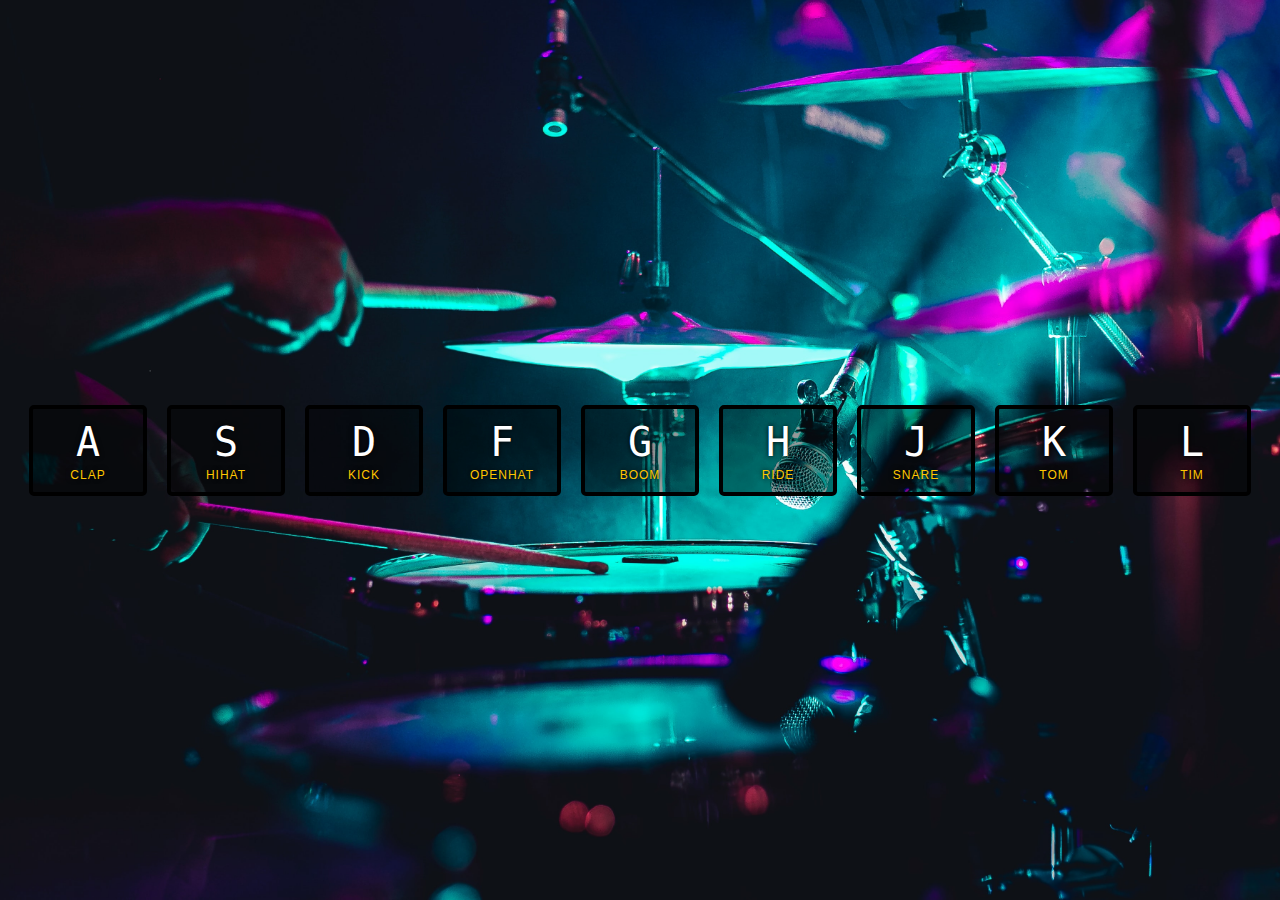
<file: 1-piano-kit/index.html>
<!DOCTYPE html>
<html lang="en">

<head>
  <meta charset="UTF-8">
  <meta http-equiv="X-UA-Compatible" content="IE=edge">
  <meta name="viewport" content="width=device-width, initial-scale=1.0">
  <title>JavaScript Drum Kit</title>
  <link rel="stylesheet" href="idnex.css">
  <link rel="shortcut icon" href="#">
</head>

<body>
  <div class="keys">
    <div class="key" data-key="65">
      <kbd>A</kbd>
      <span class="sound">CLAP</span>
    </div>

    <div class="key" data-key="83">
      <kbd>S</kbd>
      <span class="sound">HIHAT</span>
    </div>

    <div class="key" data-key="68">
      <kbd>D</kbd>
      <span class="sound">KICK</span>
    </div>

    <div class="key" data-key="70">
      <kbd>F</kbd>
      <span class="sound">OPENHAT</span>
    </div>

    <div class="key" data-key="71">
      <kbd>G</kbd>
      <span class="sound">BOOM</span>
    </div>

    <div class="key" data-key="72">
      <kbd>H</kbd>
      <span class="sound">RIDE</span>
    </div>

    <div class="key" data-key="74">
      <kbd>J</kbd>
      <span class="sound">SNARE</span>
    </div>

    <div class="key" data-key="75">
      <kbd>K</kbd>
      <span class="sound">TOM</span>
    </div>

    <div class="key" data-key="76">
      <kbd>L</kbd>
      <span class="sound">TIM</span>
    </div>
  </div>

  <audio src="sounds/clap.wav" data-key="65"></audio>
  <audio src="sounds/hihat.wav" data-key="83"></audio>
  <audio src="sounds/kick.wav" data-key="68"></audio>
  <audio src="sounds/openhat.wav" data-key="70"></audio>
  <audio src="sounds/boom.wav" data-key="71"></audio>
  <audio src="sounds/ride.wav" data-key="72"></audio>
  <audio src="sounds/snare.wav" data-key="74"></audio>
  <audio src="sounds/tom.wav" data-key="75"></audio>
  <audio src="sounds/tink.wav" data-key="76"></audio>

  <script src="./index.js"></script>

</body>

</html>
</file>
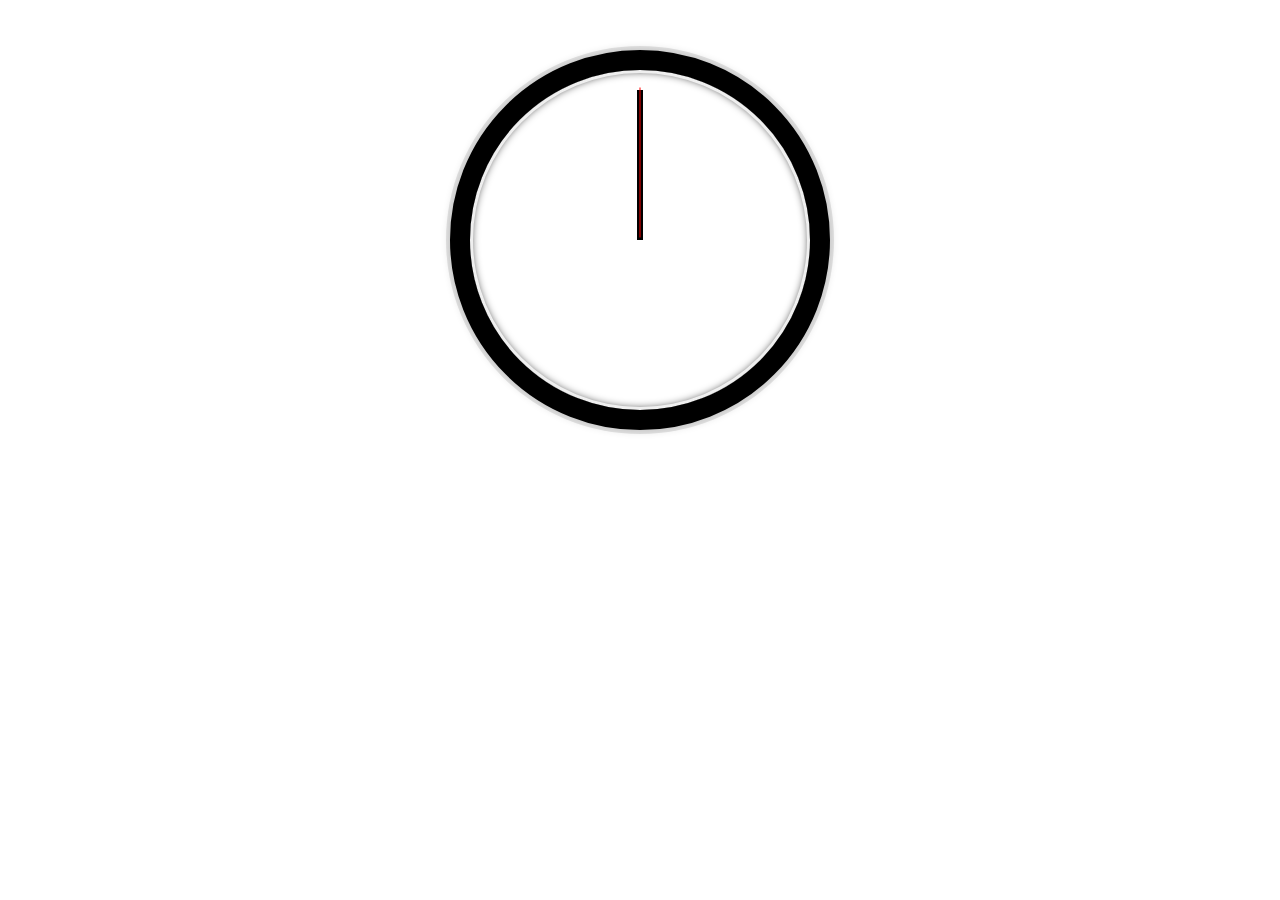
<file: 2-clock/index.html>
<!DOCTYPE html>
<html lang="pt-br">

<head>
  <meta charset="UTF-8">
  <meta http-equiv="X-UA-Compatible" content="IE=edge">
  <meta name="viewport" content="width=device-width, initial-scale=1.0">
  <link rel="stylesheet" href="index.css">
  <title>Js CLock</title>
</head>

<body>

  <div class="clock">
    <div class="clock-face">
      <div class="hand hour-hand"></div>
      <div class="hand min-hand"></div>
      <div class="hand second-hand"></div>
    </div>

  </div>

  <script src="./index.js"></script>

</body>

</html>
</file>
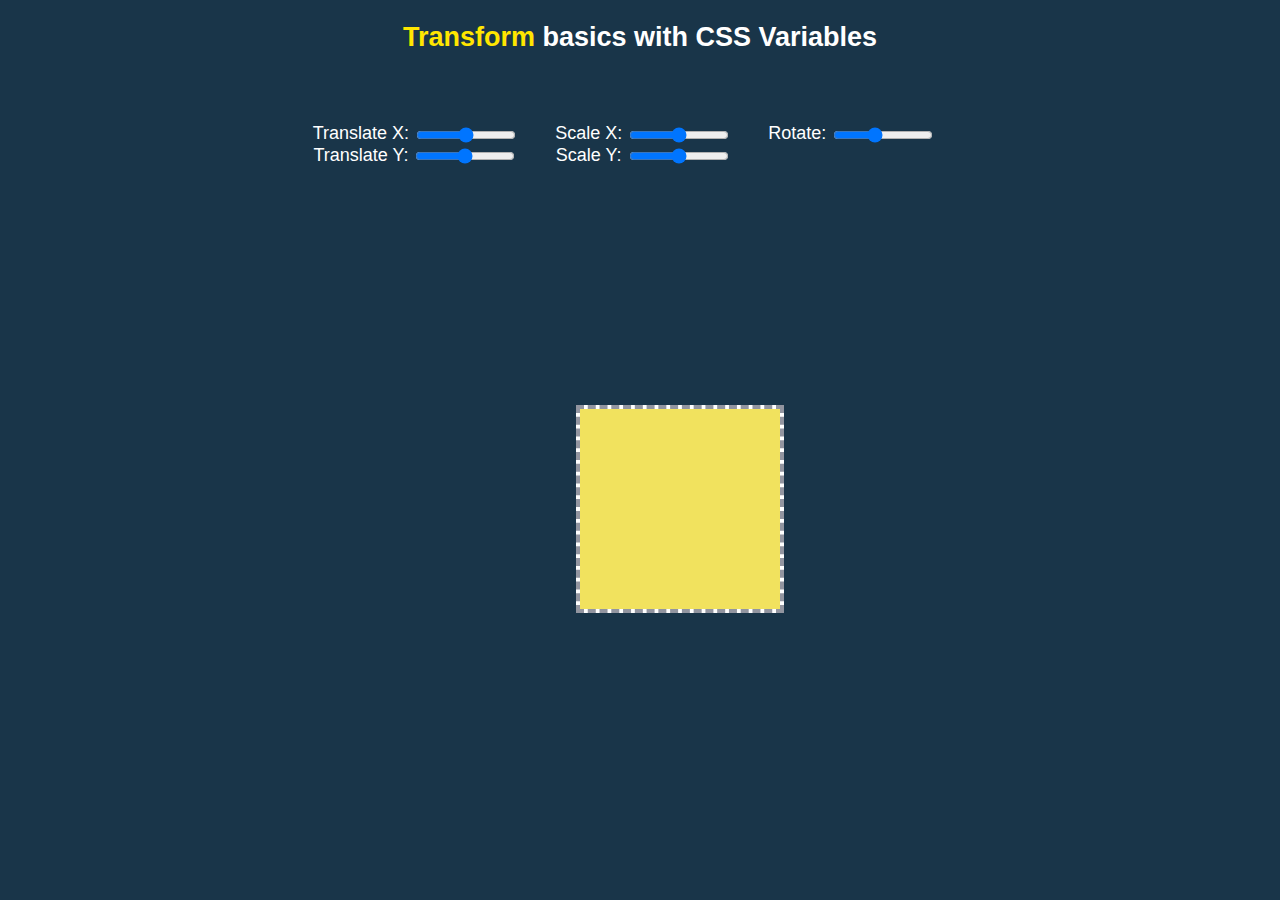
<file: 3-css-variables/index.html>
<!DOCTYPE html>
<html lang="pt-br">

<head>
  <meta charset="UTF-8">
  <meta http-equiv="X-UA-Compatible" content="IE=edge">
  <meta name="viewport" content="width=device-width, initial-scale=1.0">
  <title>CSS Variables</title>
  <link rel="stylesheet" href="index.css">
</head>

<body>
  <h2><span>Transform</span> basics with CSS Variables</h2>

  <div class="controls">
    <div class="labels">
      <div>
        <label for="translate-x">Translate X:</label>
        <input id="translate-x" type="range" name="translate-x" min="-100" max="100" value="0" data-sizing="%">
      </div>

      <div>
        <label for="translate-y">Translate Y:</label>
        <input id="translate-y" type="range" name="translate-y" min="-100" max="100" value="0" data-sizing="%">
      </div>
    </div>

    <div class="labels">
      <div>
        <label for="scale-x">Scale X:</label>
        <input id="scale-x" type="range" name="scale-x" min="0" max="200" value="100" data-sizing="%">
      </div>

      <div>
        <label for="scale-y">Scale Y:</label>
        <input id="scale-y" type="range" name="scale-y" min="0" max="200" value="100" data-sizing="%">
      </div>
    </div>

    <div class="labels">
      <label for="rotate">Rotate:</label>
      <input id="rotate" type="range" name="rotate" min="-360" max="540" value="0" data-sizing="deg">
    </div>

  </div>

  <div class="container">
    <div class="outline"></div>
  </div>

  <script src="index.js"></script>

</body>

</html>
</file>
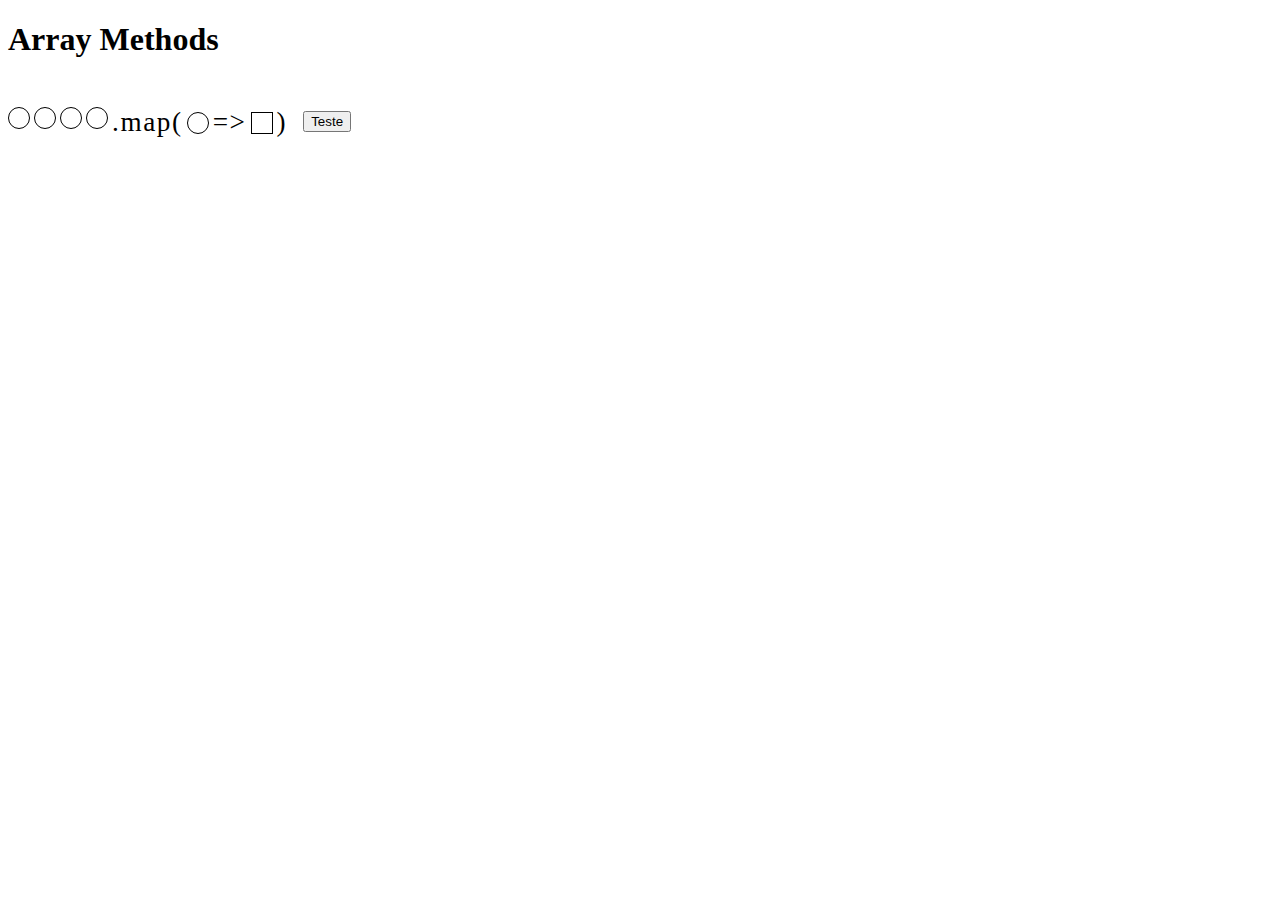
<file: 4-array-cardio-2/index.html>
<!DOCTYPE html>
<html lang="pt-BR">

<head>
  <meta charset="UTF-8">
  <meta http-equiv="X-UA-Compatible" content="IE=edge">
  <meta name="viewport" content="width=device-width, initial-scale=1.0">
  <title>Array Exercises</title>
  <link rel="stylesheet" href="index.css">
</head>

<body>
  <header>
    <h1>Array Methods</h1>
  </header>

  <main>
    <div class="methods">
      <div class="array-map">

        <div class="circle"></div>
        <div class="circle"></div>
        <div class="circle"></div>
        <div class="circle"></div>

        <div class="text-container">
          <p>.map(</p>
          <div class="circle"></div>
          <p> => </p>
          <div class="square"></div>
          <p> ) </p>
        </div>

        <div class="button-container">
          <button class="button" onclick="myFunction()">Teste</button>
        </div>

        <div class="result">
          <div class=""></div>
          <div class=""></div>
          <div class=""></div>
          <div class=""></div>
        </div>

      </div>
    </div>
  </main>

  <script src="index.js"></script>
</body>

</html>
</file>
<file: 1-piano-kit/idnex.css>
html {
  font-size: 10px;
  background: url('./backgroung-img.jpg') bottom center;
  background-size: cover;
}

body, html {
  margin: 0; 
  padding: 0;
  font-family: sans-serif;
}

.keys {
  display: flex;
  flex: 1;
  min-height: 100vh;
  align-items: center;
  justify-content: center;
}

.key {
  border: .4rem solid black;
  border-radius: .5rem;

  margin: 1rem;
  padding: 1rem .5rem;
  transition: all .07s ease;

  width: 10rem;
  text-align: center;

  color: white;
  font-size: 1.5rem;

  background: rgba(0, 0, 0, 0.4);
  text-shadow: 0 0 .5rem black;
}

.playing {
  transform: scale(1.1);
  border-color: #ffc600;
  box-shadow: 0 0 1rem #ffc600;
}

kbd {
  display: block;
  font-size: 4rem;
}

.sound {
  font-size: 1.2rem;
  text-transform: uppercase;
  letter-spacing: .1rem;
  color: #ffc600;
}
</file>
<file: 2-clock/index.css>
html {
  font-family: helvetica neue;
  text-align: center;
  font-size: 10px;
}

body {
  margin: 0;
  font-size: 2rem;
  display: flex;
  flex: 1;
  min-width: 100vh;
  align-items: center;
}

.morning {
  background: linear-gradient(to right, rgb(44, 62, 80), rgb(52, 152, 219));
}

.day {
  background: linear-gradient(to right, rgb(131, 164, 212), rgb(182, 251, 255));
}

.afternoon {
  background: linear-gradient(to right, rgb(247, 151, 30), rgb(255, 210, 0));
}

.sunset {
  background: linear-gradient(to right, rgb(233, 100, 67), rgb(144, 78, 149));
}

.night {
  background: linear-gradient(to right, rgb(35, 37, 38), rgb(65, 67, 69));
}

.clock {
  background: #fff;
  width: 30rem;
  height: 30rem;
  border: 20px solid black;
  border-radius: 50%;
  margin: 50px auto;
  position: relative;
  padding: 2rem;
  box-shadow: 
  0 0 0 4px rgba(0, 0, 0, .1),
  inset 0 0 0 3px #efefef,
  inset 0 0 10px black,
  0 0 10px rgba(0, 0, 0, .2);
}

.clock-face {
  position: relative;
  width: 100%;
  height: 100%;
  transform: translateY(-3px); /* account for the height of the clock hands */
}

.hand {
  width: 50%;
  height: 6px;
  background: black;
  position: absolute;
  top: 50%;
  transform-origin: 100%; /* Every element has an origin, the anchor that the transform functions execute from. Before that. it would rotate itself in the exact middle of the element (50% default). -> Josh Comeau*/
  transform: rotate(90deg); /* Rotate to position my pointers at 12h */
  transition: all 0.5s;
  transition-timing-function: cubic-bezier(0.1, 2.7, 0.58, 1); /* To giv tic-tac animation */
}

.second-hand {
  background: red;
  height: 1px;
}

.hour-hand {
  box-sizing: border-box;
  width: 50%;
  background: white;
  transform-origin: 100%;
  border-right: 85px solid black;
  border-top: none;
}
</file>
<file: 3-css-variables/index.css>
/* Variables on root */
:root {
  --translate-x: 0%;
  --translate-y: 0%;
  --scale-x: 100%;
  --scale-y: 100%;
  --rotate: 0deg;
  /* --color: #ffhsl(225deg,7%,60%)c600; */
}

body {
  text-align: center;
  background: #193549;
  color: #fff;
  font-family: 'helvetica neue', sans-serif;
  font-weight: 100;
  font-size: 18px;
}

span {
  color: rgb(255, 230, 0);;
}

.controls {
  margin-bottom: 50px;
  margin-top: 70px;
}

div .labels {
  display: inline-block;
  vertical-align: top;

  margin-right: 32px ;
}

input {
  width: 100px;
  vertical-align: middle;
}

.container {
  display: inline-block;
  position: absolute;

  top: 45%;
  left: 45%;
  width: 200px;
  height: 200px;

  border: 4px dashed hsl(225deg,7%,60%);
  z-index: 1;

  background: #fff;
  
}

.outline {
  transform: 
    translateX(var(--translate-x)) translateY(var(--translate-y)) 
    scaleX(var(--scale-x)) scaleY(var(--scale-y))
    rotate(var(--rotate));
  


  background: rgba(236, 216, 35, 0.733);
  width: 100px;
  height: 100px;
  width: 100%;
  height: 100%;
}



.h1 {
  color: var(--color)
}
</file>
<file: 4-array-cardio-2/index.css>
.circle {
  width: 20px;
  height: 20px;
  border: 1px solid black;
  border-radius: 50%;
  display: inline-block;

  vertical-align: text-bottom;
}

.square {
  width: 20px;
  height: 20px;
  border: 1px solid #000000;
  display: inline-block;

  vertical-align: middle;
}

.text-container {
  display: inline-block;
}

.text-container .circle {
  vertical-align: middle;
}

.result {
  display: inline-block;
}

p {
  font-size: 1.7rem;
  letter-spacing: 0.1rem;

  display: inline-block;
  vertical-align: middle;
}

.button-container {
  display: inline-block;
  margin: 0 12px;
  
}
</file>
